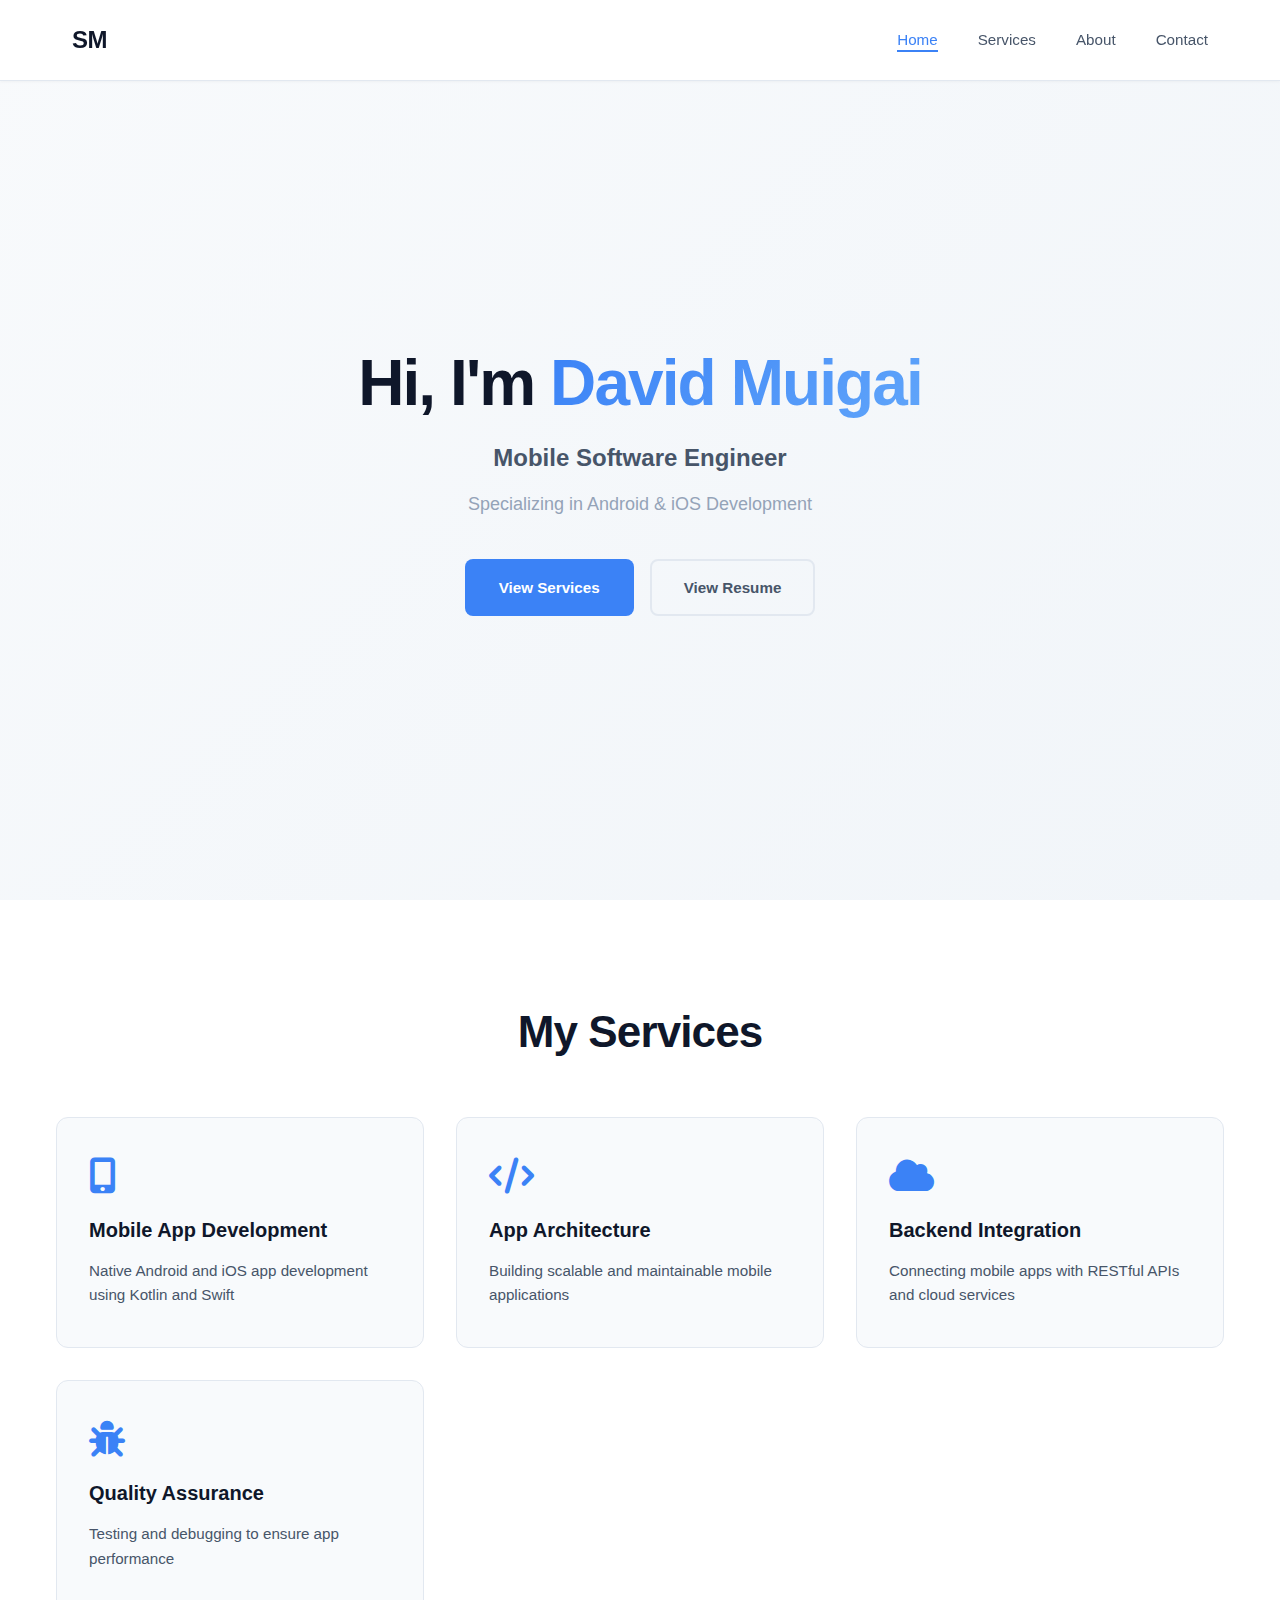
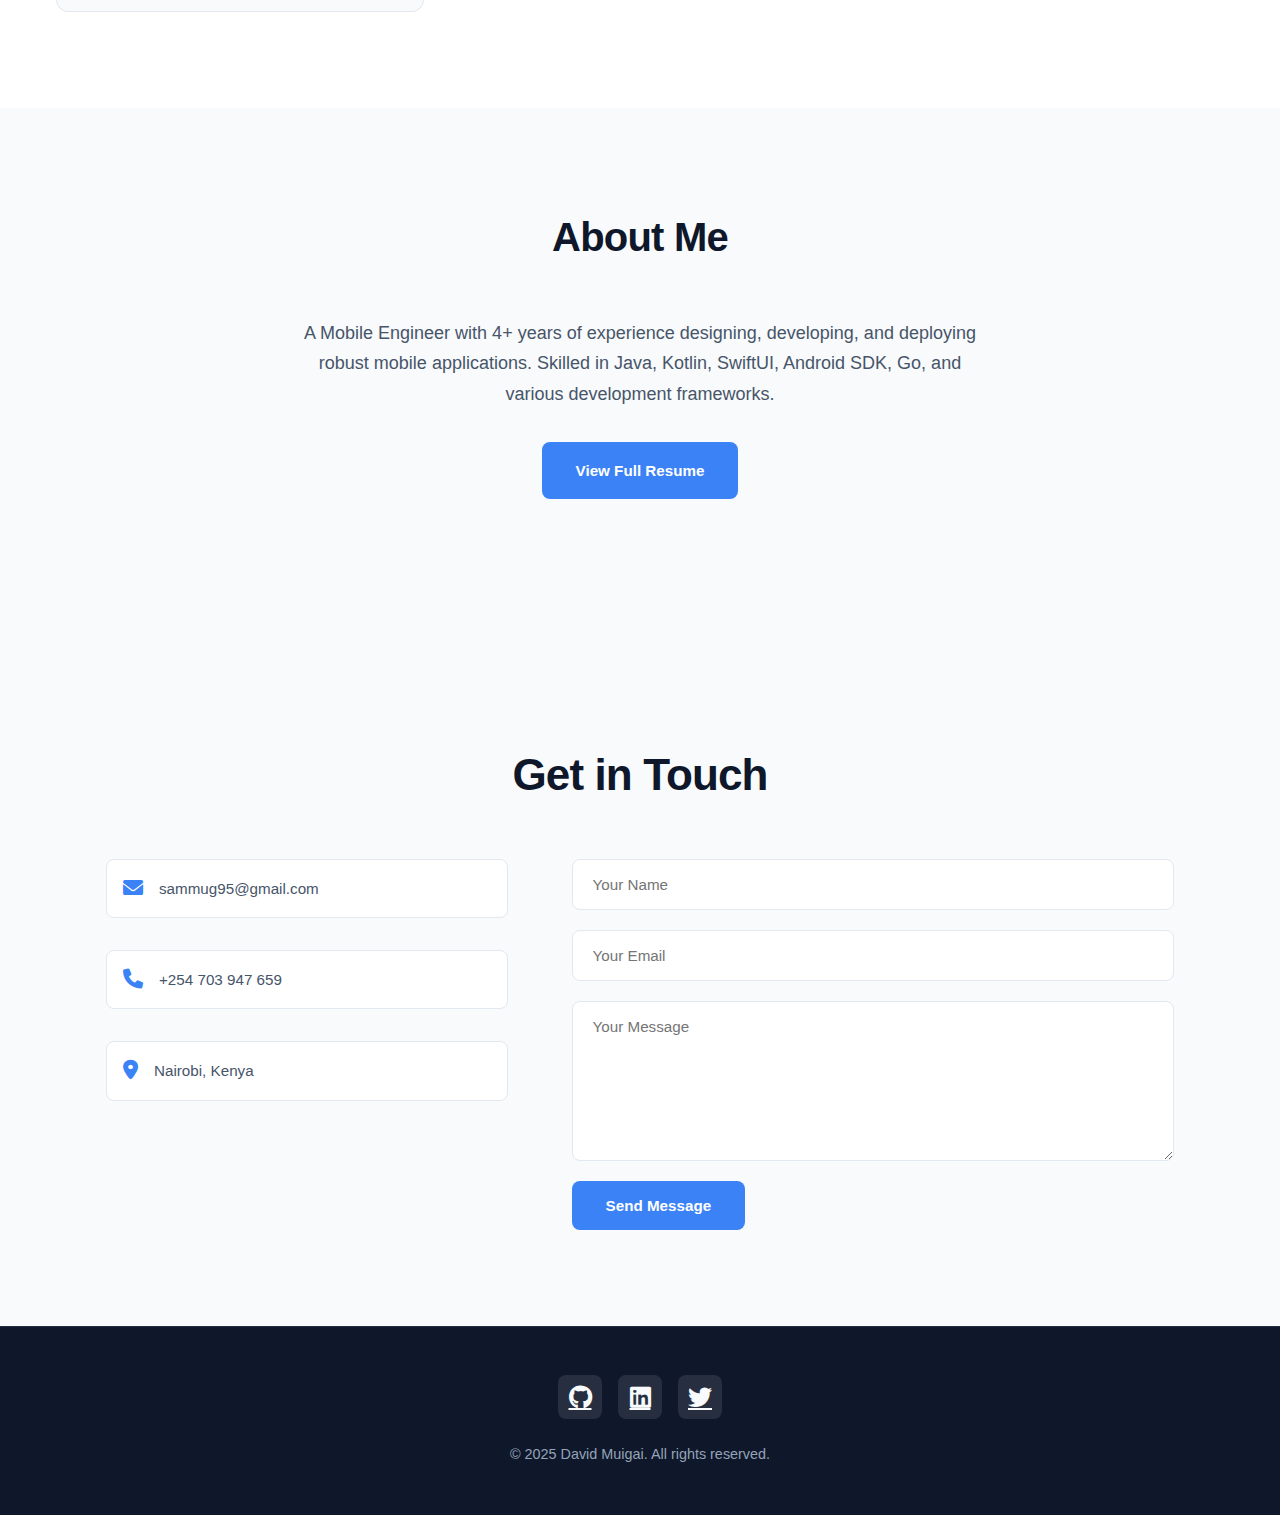
<file: index.html>
<!DOCTYPE html>
<html lang="en">

<head>
    <meta charset="UTF-8">
    <meta name="viewport" content="width=device-width, initial-scale=1.0">
    <title>David Muigai - Android Engineer</title>
    <link rel="preconnect" href="https://fonts.googleapis.com">
    <link rel="preconnect" href="https://fonts.gstatic.com" crossorigin>
    <link href="https://fonts.googleapis.com/css2?family=Outfit:wght@300;400;500;600;700&display=swap" rel="stylesheet">
    <link rel="stylesheet" href="styles.css">
    <link rel="stylesheet" href="https://cdnjs.cloudflare.com/ajax/libs/font-awesome/6.0.0/css/all.min.css">
</head>

<body>
    <nav>
        <div class="nav-content">
            <div class="logo">SM</div>
            <ul class="nav-links">
                <li><a href="#home" class="active">Home</a></li>
                <li><a href="#services">Services</a></li>
                <li><a href="about.html">About</a></li>
                <li><a href="#contact">Contact</a></li>
            </ul>
        </div>
    </nav>

    <section id="home" class="hero">
        <div class="hero-content">
            <h1>Hi, I'm <span>David Muigai</span></h1>
            <p class="title">Mobile Software Engineer</p>
            <p class="skills">Specializing in Android & iOS Development</p>
            <div class="cta-buttons">
                <a href="#services" class="btn primary">View Services</a>
                <a href="about.html" class="btn secondary">View Resume</a>
            </div>
        </div>
    </section>

    <section id="services" class="services">
        <h2>My Services</h2>
        <div class="services-grid">
            <div class="service-card">
                <i class="fas fa-mobile-alt"></i>
                <h3>Mobile App Development</h3>
                <p>Native Android and iOS app development using Kotlin and Swift</p>
            </div>
            <div class="service-card">
                <i class="fas fa-code"></i>
                <h3>App Architecture</h3>
                <p>Building scalable and maintainable mobile applications</p>
            </div>
            <div class="service-card">
                <i class="fas fa-cloud"></i>
                <h3>Backend Integration</h3>
                <p>Connecting mobile apps with RESTful APIs and cloud services</p>
            </div>
            <div class="service-card">
                <i class="fas fa-bug"></i>
                <h3>Quality Assurance</h3>
                <p>Testing and debugging to ensure app performance</p>
            </div>
        </div>
    </section>

    <section id="about" class="about">
        <h2>About Me</h2>
        <div class="about-content">
            <div class="about-text">
                <p>A Mobile Engineer with 4+ years of experience designing, developing, and deploying robust mobile
                    applications. Skilled in Java, Kotlin, SwiftUI, Android SDK, Go, and various development frameworks.
                </p>
                <a href="about.html" class="btn primary">View Full Resume</a>
            </div>
        </div>
    </section>
    <section id="contact" class="contact">
        <h2>Get in Touch</h2>
        <div class="contact-content">
            <div class="contact-info">
                <div class="contact-item">
                    <i class="fas fa-envelope"></i>
                    <p>sammug95@gmail.com</p>
                </div>
                <div class="contact-item">
                    <i class="fas fa-phone"></i>
                    <p>+254 703 947 659</p>
                </div>
                <div class="contact-item">
                    <i class="fas fa-map-marker-alt"></i>
                    <p>Nairobi, Kenya</p>
                </div>
            </div>
            <form class="contact-form">
                <input type="text" placeholder="Your Name" required>
                <input type="email" placeholder="Your Email" required>
                <textarea placeholder="Your Message" required></textarea>
                <button type="submit" class="btn primary">Send Message</button>
            </form>
        </div>
    </section>

    <footer>
        <div class="footer-content">
            <div class="social-links">
                <a href="#"><i class="fab fa-github"></i></a>
                <a href="#"><i class="fab fa-linkedin"></i></a>
                <a href="#"><i class="fab fa-twitter"></i></a>
            </div>
            <p>&copy; 2025 David Muigai. All rights reserved.</p>
        </div>
    </footer>

    <script src="script.js"></script>
</body>

</html>
</file>
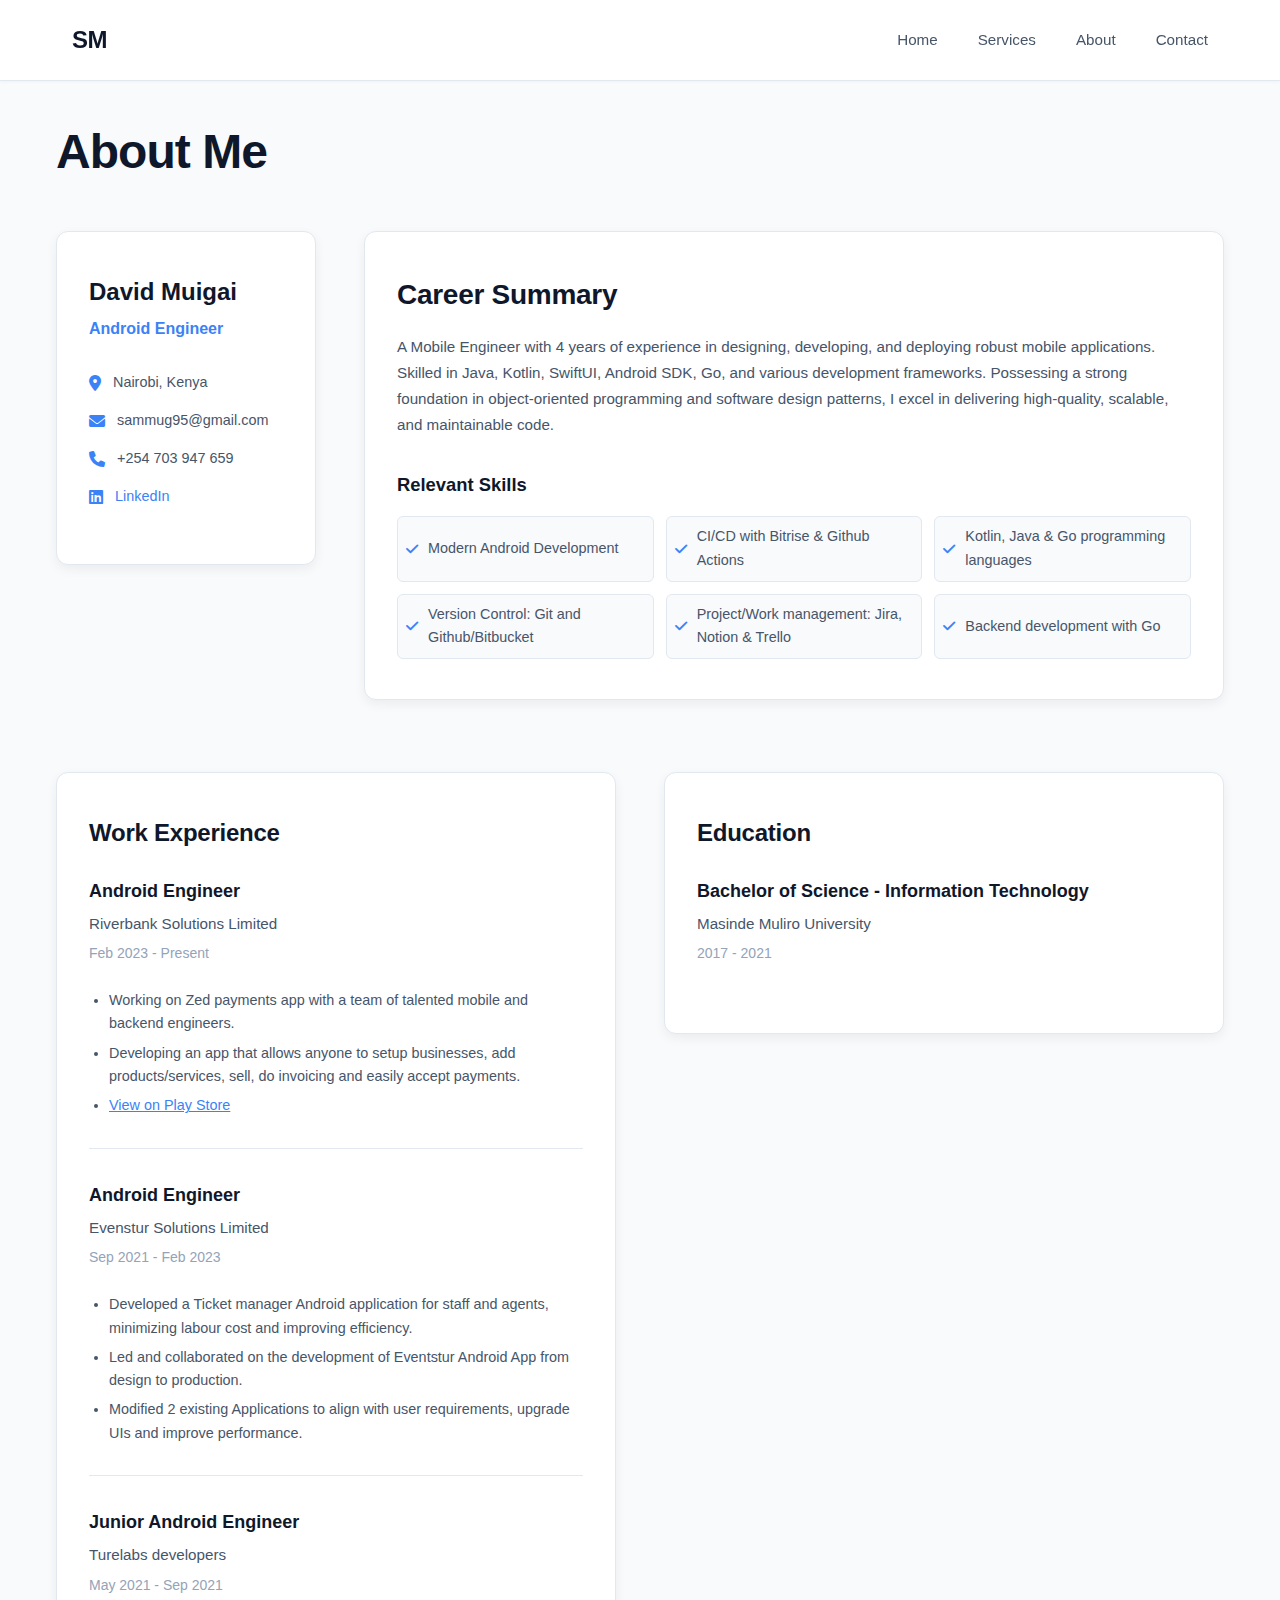
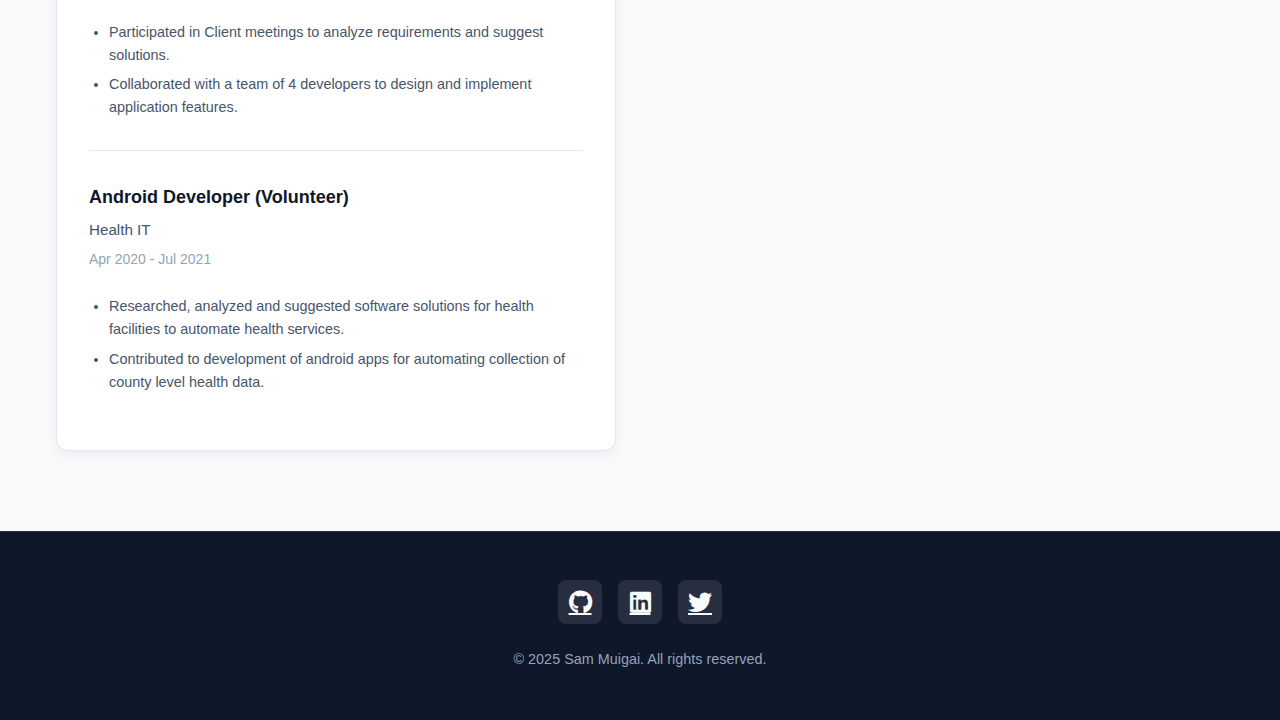
<file: about.html>
<!DOCTYPE html>
<html lang="en">

<head>
    <meta charset="UTF-8">
    <meta name="viewport" content="width=device-width, initial-scale=1.0">
    <title>About - Sam Muigai</title>
    <link rel="preconnect" href="https://fonts.googleapis.com">
    <link rel="preconnect" href="https://fonts.gstatic.com" crossorigin>
    <link href="https://fonts.googleapis.com/css2?family=Outfit:wght@300;400;500;600;700&display=swap" rel="stylesheet">
    <link rel="stylesheet" href="styles.css">
    <link rel="stylesheet" href="https://cdnjs.cloudflare.com/ajax/libs/font-awesome/6.0.0/css/all.min.css">
</head>

<body>
    <nav>
        <div class="nav-content">
            <div class="logo">SM</div>
            <ul class="nav-links">
                <li><a href="index.html">Home</a></li>
                <li><a href="#services">Services</a></li>
                <li><a href="#about">About</a></li>
                <li><a href="#contact">Contact</a></li>
            </ul>
        </div>
    </nav>

    <section class="about-page">
        <div class="about-content">
            <h1>About Me</h1>
            <div class="about-top-row">
                <div class="profile-card">
                    <h2>David Muigai</h2>
                    <p class="profile-title">Android Engineer</p>
                    <ul class="profile-contact">
                        <li><i class="fas fa-map-marker-alt"></i> Nairobi, Kenya</li>
                        <li><i class="fas fa-envelope"></i> sammug95@gmail.com</li>
                        <li><i class="fas fa-phone"></i> +254 703 947 659</li>
                        <li><i class="fab fa-linkedin"></i> <a href="https://www.linkedin.com/in/sammug254/"
                                target="_blank">LinkedIn</a></li>
                    </ul>
                </div>
                <div class="about-summary">
                    <h2>Career Summary</h2>
                    <p>A Mobile Engineer with 4 years of experience in designing, developing, and deploying robust
                        mobile applications. Skilled in Java, Kotlin, SwiftUI, Android SDK, Go, and various development
                        frameworks. Possessing a strong foundation in object-oriented programming and software design
                        patterns, I excel in delivering high-quality, scalable, and maintainable code.</p>
                    <h3>Relevant Skills</h3>
                    <ul class="skills-list">
                        <li><i class="fas fa-check"></i> Modern Android Development</li>
                        <li><i class="fas fa-check"></i> CI/CD with Bitrise & Github Actions</li>
                        <li><i class="fas fa-check"></i> Kotlin, Java & Go programming languages</li>
                        <li><i class="fas fa-check"></i> Version Control: Git and Github/Bitbucket</li>
                        <li><i class="fas fa-check"></i> Project/Work management: Jira, Notion & Trello</li>
                        <li><i class="fas fa-check"></i> Backend development with Go</li>
                    </ul>
                </div>
            </div>
            <div class="about-bottom-row">
                <div class="resume-section">
                    <h3>Work Experience</h3>
                    <div class="resume-content">
                        <div class="resume-item">
                            <h4>Android Engineer</h4>
                            <p class="role">Riverbank Solutions Limited</p>
                            <p class="date">Feb 2023 - Present</p>
                            <ul>
                                <li>Working on Zed payments app with a team of talented mobile and backend engineers.
                                </li>
                                <li>Developing an app that allows anyone to setup businesses, add products/services,
                                    sell, do invoicing and easily accept payments.</li>
                                <li><a href="https://play.google.com/store/apps/details?id=io.swerri.zed"
                                        target="_blank" style="color: var(--accent-color);">View on Play Store</a></li>
                            </ul>
                        </div>
                        <div class="resume-item">
                            <h4>Android Engineer</h4>
                            <p class="role">Evenstur Solutions Limited</p>
                            <p class="date">Sep 2021 - Feb 2023</p>
                            <ul>
                                <li>Developed a Ticket manager Android application for staff and agents, minimizing
                                    labour cost and improving efficiency.</li>
                                <li>Led and collaborated on the development of Eventstur Android App from design to
                                    production.</li>
                                <li>Modified 2 existing Applications to align with user requirements, upgrade UIs and
                                    improve performance.</li>
                            </ul>
                        </div>
                        <div class="resume-item">
                            <h4>Junior Android Engineer</h4>
                            <p class="role">Turelabs developers</p>
                            <p class="date">May 2021 - Sep 2021</p>
                            <ul>
                                <li>Participated in Client meetings to analyze requirements and suggest solutions.</li>
                                <li>Collaborated with a team of 4 developers to design and implement application
                                    features.</li>
                            </ul>
                        </div>
                        <div class="resume-item">
                            <h4>Android Developer (Volunteer)</h4>
                            <p class="role">Health IT</p>
                            <p class="date">Apr 2020 - Jul 2021</p>
                            <ul>
                                <li>Researched, analyzed and suggested software solutions for health facilities to
                                    automate health services.</li>
                                <li>Contributed to development of android apps for automating collection of county level
                                    health data.</li>
                            </ul>
                        </div>
                    </div>
                </div>
                <div class="resume-section">
                    <h3>Education</h3>
                    <div class="resume-content">
                        <div class="resume-item">
                            <h4>Bachelor of Science - Information Technology</h4>
                            <p class="role">Masinde Muliro University</p>
                            <p class="date">2017 - 2021</p>
                        </div>
                    </div>
                </div>
            </div>
        </div>
    </section>

    <footer>
        <div class="footer-content">
            <div class="social-links">
                <a href="#"><i class="fab fa-github"></i></a>
                <a href="#"><i class="fab fa-linkedin"></i></a>
                <a href="#"><i class="fab fa-twitter"></i></a>
            </div>
            <p>&copy; 2025 Sam Muigai. All rights reserved.</p>
        </div>
    </footer>

    <script src="script.js"></script>
</body>

</html>
</file>
<file: styles.css>
:root {
    --primary-color: #0f172a;
    --accent-color: #3b82f6;
    --accent-light: #60a5fa;
    --text-primary: #0f172a;
    --text-secondary: #475569;
    --text-tertiary: #94a3b8;
    --bg-primary: #ffffff;
    --bg-secondary: #f8fafc;
    --bg-tertiary: #f1f5f9;
    --border-color: #e2e8f0;
    --shadow-sm: 0 1px 3px rgba(0, 0, 0, 0.04);
    --shadow-md: 0 4px 12px rgba(0, 0, 0, 0.06);
    --shadow-lg: 0 10px 30px rgba(0, 0, 0, 0.08);
}

* {
    margin: 0;
    padding: 0;
    box-sizing: border-box;
}

body {
    font-family: -apple-system, BlinkMacSystemFont, 'Inter', 'Segoe UI', 'Roboto', sans-serif;
    line-height: 1.65;
    color: var(--text-primary);
    background: var(--bg-secondary);
    -webkit-font-smoothing: antialiased;
    -moz-osx-font-smoothing: grayscale;
}

/* Navigation */
nav {
    background: rgba(255, 255, 255, 0.98);
    backdrop-filter: blur(10px);
    box-shadow: var(--shadow-sm);
    position: fixed;
    width: 100%;
    top: 0;
    z-index: 1000;
    border-bottom: 1px solid var(--border-color);
}

.nav-content {
    max-width: 1200px;
    margin: 0 auto;
    padding: 1.25rem 2rem;
    display: flex;
    justify-content: space-between;
    align-items: center;
}

.logo {
    font-size: 1.5rem;
    font-weight: 700;
    color: var(--primary-color);
    letter-spacing: -0.02em;
}

.nav-links {
    display: flex;
    list-style: none;
    gap: 2.5rem;
}

.nav-links a {
    text-decoration: none;
    color: var(--text-secondary);
    font-weight: 500;
    font-size: 0.95rem;
    transition: all 0.2s ease;
    position: relative;
}

.nav-links a:hover {
    color: var(--accent-color);
}

.nav-links a.active {
    color: var(--accent-color);
}

.nav-links a::after {
    content: '';
    position: absolute;
    bottom: -4px;
    left: 0;
    width: 0;
    height: 2px;
    background: var(--accent-color);
    transition: width 0.2s ease;
}

.nav-links a:hover::after,
.nav-links a.active::after {
    width: 100%;
}

/* Hero Section */
.hero {
    min-height: 100vh;
    display: flex;
    align-items: center;
    justify-content: center;
    text-align: center;
    background: linear-gradient(135deg, #f8fafc 0%, #f1f5f9 100%);
    padding: 8rem 2rem 4rem;
}

.hero-content {
    max-width: 850px;
    animation: fadeInUp 0.8s ease-out;
}

@keyframes fadeInUp {
    from {
        opacity: 0;
        transform: translateY(30px);
    }
    to {
        opacity: 1;
        transform: translateY(0);
    }
}

.hero h1 {
    font-size: 4rem;
    margin-bottom: 1.25rem;
    color: var(--primary-color);
    font-weight: 700;
    letter-spacing: -0.03em;
    line-height: 1.1;
}

.hero h1 span {
    background: linear-gradient(135deg, var(--accent-color) 0%, var(--accent-light) 100%);
    -webkit-background-clip: text;
    -webkit-text-fill-color: transparent;
    background-clip: text;
}

.title {
    font-size: 1.5rem;
    margin-bottom: 0.75rem;
    color: var(--text-secondary);
    font-weight: 600;
}

.skills {
    font-size: 1.125rem;
    margin-bottom: 2.5rem;
    color: var(--text-tertiary);
    font-weight: 400;
}

/* Buttons */
.cta-buttons {
    display: flex;
    gap: 1rem;
    justify-content: center;
    align-items: center;
}

.btn {
    display: inline-block;
    padding: 0.875rem 2rem;
    border-radius: 8px;
    text-decoration: none;
    font-weight: 600;
    font-size: 0.95rem;
    transition: all 0.2s ease;
    border: 2px solid transparent;
}

.btn:hover {
    transform: translateY(-2px);
    box-shadow: var(--shadow-md);
}

.primary {
    background: var(--accent-color);
    color: white;
}

.primary:hover {
    background: var(--accent-light);
}

.secondary {
    background: transparent;
    color: var(--text-secondary);
    border: 2px solid var(--border-color);
}

.secondary:hover {
    border-color: var(--accent-color);
    color: var(--accent-color);
    background: rgba(59, 130, 246, 0.05);
}

/* Services Section */
.services {
    padding: 6rem 2rem;
    background: var(--bg-primary);
}

.services h2 {
    text-align: center;
    margin-bottom: 1rem;
    font-size: 2.75rem;
    font-weight: 700;
    color: var(--primary-color);
    letter-spacing: -0.02em;
}

.services-grid {
    display: grid;
    grid-template-columns: repeat(auto-fit, minmax(280px, 1fr));
    gap: 2rem;
    max-width: 1200px;
    margin: 3rem auto 0;
    padding: 0 1rem;
}

.service-card {
    background: var(--bg-secondary);
    padding: 2.5rem 2rem;
    border-radius: 12px;
    text-align: left;
    border: 1px solid var(--border-color);
    transition: all 0.3s ease;
}

.service-card:hover {
    transform: translateY(-4px);
    box-shadow: var(--shadow-lg);
    border-color: var(--accent-color);
}

.service-card i {
    font-size: 2.25rem;
    color: var(--accent-color);
    margin-bottom: 1.25rem;
    display: block;
}

.service-card h3 {
    font-size: 1.25rem;
    margin-bottom: 0.75rem;
    color: var(--primary-color);
    font-weight: 600;
}

.service-card p {
    color: var(--text-secondary);
    line-height: 1.6;
    font-size: 0.95rem;
}

/* Contact Section */
.contact {
    padding: 6rem 2rem;
    background: var(--bg-secondary);
}

.contact h2 {
    text-align: center;
    margin-bottom: 1rem;
    font-size: 2.75rem;
    font-weight: 700;
    color: var(--primary-color);
    letter-spacing: -0.02em;
}

.contact-content {
    max-width: 1100px;
    margin: 3rem auto 0;
    display: grid;
    grid-template-columns: 1fr 1.5fr;
    gap: 4rem;
    padding: 0 1rem;
}

.contact-info {
    display: flex;
    flex-direction: column;
    gap: 2rem;
}

.contact-item {
    display: flex;
    align-items: flex-start;
    gap: 1rem;
    padding: 1rem;
    background: var(--bg-primary);
    border-radius: 8px;
    border: 1px solid var(--border-color);
}

.contact-item i {
    font-size: 1.25rem;
    color: var(--accent-color);
    margin-top: 0.125rem;
}

.contact-item p {
    color: var(--text-secondary);
    font-size: 0.95rem;
    margin: 0;
}

.contact-form {
    display: flex;
    flex-direction: column;
    gap: 1.25rem;
}

.contact-form input,
.contact-form textarea {
    padding: 1rem 1.25rem;
    border: 1px solid var(--border-color);
    border-radius: 8px;
    font-size: 0.95rem;
    font-family: inherit;
    background: var(--bg-primary);
    color: var(--text-primary);
    transition: all 0.2s ease;
}

.contact-form input:focus,
.contact-form textarea:focus {
    outline: none;
    border-color: var(--accent-color);
    box-shadow: 0 0 0 3px rgba(59, 130, 246, 0.1);
}

.contact-form textarea {
    height: 160px;
    resize: vertical;
}

.contact-form button {
    align-self: flex-start;
}

/* About Section */
.about {
    padding: 6rem 2rem;
    background: var(--bg-secondary);
}

.about h2 {
    text-align: center;
    margin-bottom: 1rem;
    font-size: 2.75rem;
    font-weight: 700;
    color: var(--primary-color);
    letter-spacing: -0.02em;
}

.about-text {
    max-width: 700px;
    margin: 3rem auto;
    text-align: center;
}

.about-text p {
    font-size: 1.125rem;
    line-height: 1.7;
    color: var(--text-secondary);
    margin-bottom: 2rem;
}

/* About Page (full page) */
.about-page {
    min-height: 100vh;
    padding: 7rem 2rem 3rem;
    background: var(--bg-secondary);
    overflow-y: auto;
    box-sizing: border-box;
    display: flex;
    flex-direction: column;
    justify-content: flex-start;
}

.about-page .about-content {
    flex: 1 0 auto;
    max-width: 1200px;
    margin: 0 auto;
    width: 100%;
}

.about-page h1 {
    font-size: 3rem;
    font-weight: 700;
    color: var(--primary-color);
    margin-bottom: 2.5rem;
    letter-spacing: -0.02em;
}

.about-grid {
    display: grid;
    grid-template-columns: 2fr 1fr;
    gap: 3rem;
    margin-top: 2rem;
}

.card {
    background: var(--bg-primary);
    border-radius: 12px;
    box-shadow: var(--shadow-md);
    border: 1px solid var(--border-color);
    padding: 2.5rem 2rem;
    margin-bottom: 2rem;
    min-width: 320px;
    width: 100%;
    display: flex;
    flex-direction: column;
    transition: all 0.2s ease;
}

.card:hover {
    box-shadow: var(--shadow-lg);
}

@media (max-width: 900px) {
    .about-grid {
        grid-template-columns: 1fr;
        gap: 2rem;
    }
    .card {
        max-width: 100%;
    }
}


@media (max-width: 900px) {
    .about-grid {
        grid-template-columns: 1fr;
        gap: 2rem;
    }
}

.about h2 {
    text-align: center;
    margin-bottom: 3rem;
    font-size: 2.5rem;
}

.about-content {
    max-width: 800px;
    margin: 0 auto;
    padding: 0 1rem;
}

/* About Profile Card */
.about-profile {
    display: flex;
    gap: 3rem;
    margin-top: 2rem;
    flex-wrap: wrap;
    align-items: flex-start;
}

.about-top-row {
    display: flex;
    gap: 3rem;
    margin-top: 2rem;
    flex-wrap: wrap;
    align-items: flex-start;
}

.about-bottom-row {
    display: flex;
    gap: 3rem;
    margin-top: 2.5rem;
    flex-wrap: wrap;
    align-items: flex-start;
}

@media (max-width: 900px) {
    .about-top-row, .about-bottom-row {
        flex-direction: column;
        gap: 2rem;
        align-items: stretch;
    }
}

.profile-card {
    background: var(--bg-primary);
    border-radius: 12px;
    box-shadow: var(--shadow-md);
    border: 1px solid var(--border-color);
    padding: 2.5rem 2rem;
    min-width: 260px;
    max-width: 320px;
    text-align: start;
    display: flex;
    flex-direction: column;
    align-items: start;
    margin-bottom: 2rem;
    transition: all 0.2s ease;
}

.profile-card:hover {
    box-shadow: var(--shadow-lg);
}

.profile-card h2 {
    font-size: 1.5rem;
    color: var(--primary-color);
    font-weight: 700;
    margin-bottom: 0.25rem;
}

.profile-img {
    width: 110px;
    height: 110px;
    object-fit: cover;
    border-radius: 50%;
    margin-bottom: 1rem;
    border: 3px solid var(--accent-color);
}

.profile-title {
    font-size: 1rem;
    color: var(--accent-color);
    margin-bottom: 0.3rem;
    font-weight: 600;
}

.profile-contact {
    list-style: none;
    padding: 0;
    margin: 1.5rem 0 0 0;
    text-align: left;
    width: 100%;
}

.profile-contact li {
    margin-bottom: 0.9rem;
    font-size: 0.9rem;
    display: flex;
    align-items: center;
    gap: 0.75rem;
    color: var(--text-secondary);
}

.profile-contact i {
    color: var(--accent-color);
    font-size: 1rem;
}

.profile-contact a {
    color: var(--accent-color);
    text-decoration: none;
    font-weight: 500;
    transition: color 0.2s ease;
}

.profile-contact a:hover {
    color: var(--accent-light);
    text-decoration: underline;
}
.about-summary {
    flex: 1;
    background: var(--bg-primary);
    border-radius: 12px;
    box-shadow: var(--shadow-md);
    border: 1px solid var(--border-color);
    padding: 2.5rem 2rem;
    margin-bottom: 2rem;
    transition: all 0.2s ease;
}

.about-summary:hover {
    box-shadow: var(--shadow-lg);
}

.about-summary h2 {
    font-size: 1.75rem;
    margin-bottom: 1rem;
    color: var(--primary-color);
    font-weight: 700;
    letter-spacing: -0.01em;
}

.about-summary p {
    color: var(--text-secondary);
    line-height: 1.7;
    font-size: 0.95rem;
}

.about-summary h3 {
    font-size: 1.15rem;
    margin-top: 2rem;
    margin-bottom: 1rem;
    color: var(--primary-color);
    font-weight: 600;
}

.skills-list {
    list-style: none;
    padding: 0;
    margin: 0;
    display: grid;
    grid-template-columns: repeat(auto-fill, minmax(200px, 1fr));
    gap: 0.75rem;
}

.skills-list li {
    display: flex;
    align-items: center;
    font-size: 0.9rem;
    color: var(--text-secondary);
    padding: 0.5rem;
    background: var(--bg-secondary);
    border-radius: 6px;
    border: 1px solid var(--border-color);
}

.skills-list i {
    color: var(--accent-color);
    margin-right: 0.625rem;
    font-size: 0.875rem;
}

/* Resume Section */
.resume-section {
    background: var(--bg-primary);
    border-radius: 12px;
    box-shadow: var(--shadow-md);
    border: 1px solid var(--border-color);
    padding: 2.5rem 2rem;
    margin-bottom: 2rem;
    min-width: 320px;
    flex: 1;
    transition: all 0.2s ease;
}

.resume-section:hover {
    box-shadow: var(--shadow-lg);
}

.resume-section h3 {
    color: var(--primary-color);
    font-size: 1.5rem;
    margin-bottom: 1.5rem;
    font-weight: 700;
    letter-spacing: -0.01em;
}

.resume-content {
    margin-bottom: 1rem;
}

.resume-item {
    margin-bottom: 2rem;
    padding-bottom: 1.5rem;
    border-bottom: 1px solid var(--border-color);
}

.resume-item:last-child {
    border-bottom: none;
    margin-bottom: 0;
    padding-bottom: 0;
}

.resume-item h4 {
    font-size: 1.125rem;
    color: var(--primary-color);
    margin-bottom: 0.3rem;
    font-weight: 600;
}

.resume-item .role {
    font-size: 0.95rem;
    color: var(--text-secondary);
    font-weight: 500;
    margin-bottom: 0.25rem;
}

.resume-item .date {
    font-size: 0.875rem;
    color: var(--text-tertiary);
    margin-bottom: 0.75rem;
    display: inline-block;
}

.resume-item ul {
    margin: 0.75rem 0 0 1.25rem;
    padding: 0;
    list-style: disc;
}

.resume-item ul li {
    font-size: 0.9rem;
    color: var(--text-secondary);
    margin-bottom: 0.4rem;
    line-height: 1.6;
}

@media (max-width: 900px) {
    .about-profile {
        flex-direction: column;
        gap: 2rem;
        align-items: stretch;
    }
    .about-summary, .profile-card {
        max-width: 100%;
    }
    .about-grid {
        grid-template-columns: 1fr;
        gap: 2rem;
    }
}

/* Footer */
footer {
    background: var(--primary-color);
    color: var(--bg-secondary);
    padding: 3rem 2rem;
    text-align: center;
    border-top: 1px solid rgba(255, 255, 255, 0.1);
}

.footer-content {
    max-width: 1200px;
    margin: 0 auto;
}

.social-links {
    margin-bottom: 1.5rem;
    display: flex;
    gap: 1rem;
    justify-content: center;
}

.social-links a {
    color: var(--bg-secondary);
    font-size: 1.5rem;
    width: 44px;
    height: 44px;
    display: flex;
    align-items: center;
    justify-content: center;
    border-radius: 8px;
    transition: all 0.2s ease;
    background: rgba(255, 255, 255, 0.1);
}

.social-links a:hover {
    background: var(--accent-color);
    color: white;
    transform: translateY(-2px);
}

.footer-content p {
    color: var(--text-tertiary);
    font-size: 0.9rem;
}

/* Responsive Design */
@media (max-width: 768px) {
    .hero h1 {
        font-size: 2.5rem;
    }

    .title {
        font-size: 1.25rem;
    }

    .skills {
        font-size: 1rem;
    }

    .nav-content {
        padding: 1rem 1.5rem;
    }

    .nav-links {
        gap: 1.5rem;
        font-size: 0.875rem;
    }

    .services h2,
    .contact h2,
    .about h2 {
        font-size: 2rem;
    }

    .about-page h1 {
        font-size: 2.25rem;
    }

    .contact-content {
        grid-template-columns: 1fr;
        gap: 2rem;
    }

    .services-grid {
        grid-template-columns: 1fr;
    }

    .cta-buttons {
        flex-direction: column;
        width: 100%;
    }

    .cta-buttons .btn {
        width: 100%;
        text-align: center;
    }
}

@media (max-width: 480px) {
    .nav-links {
        display: none;
    }

    .hero h1 {
        font-size: 2rem;
    }

    .services h2,
    .contact h2,
    .about h2 {
        font-size: 1.75rem;
    }
}
</file>
